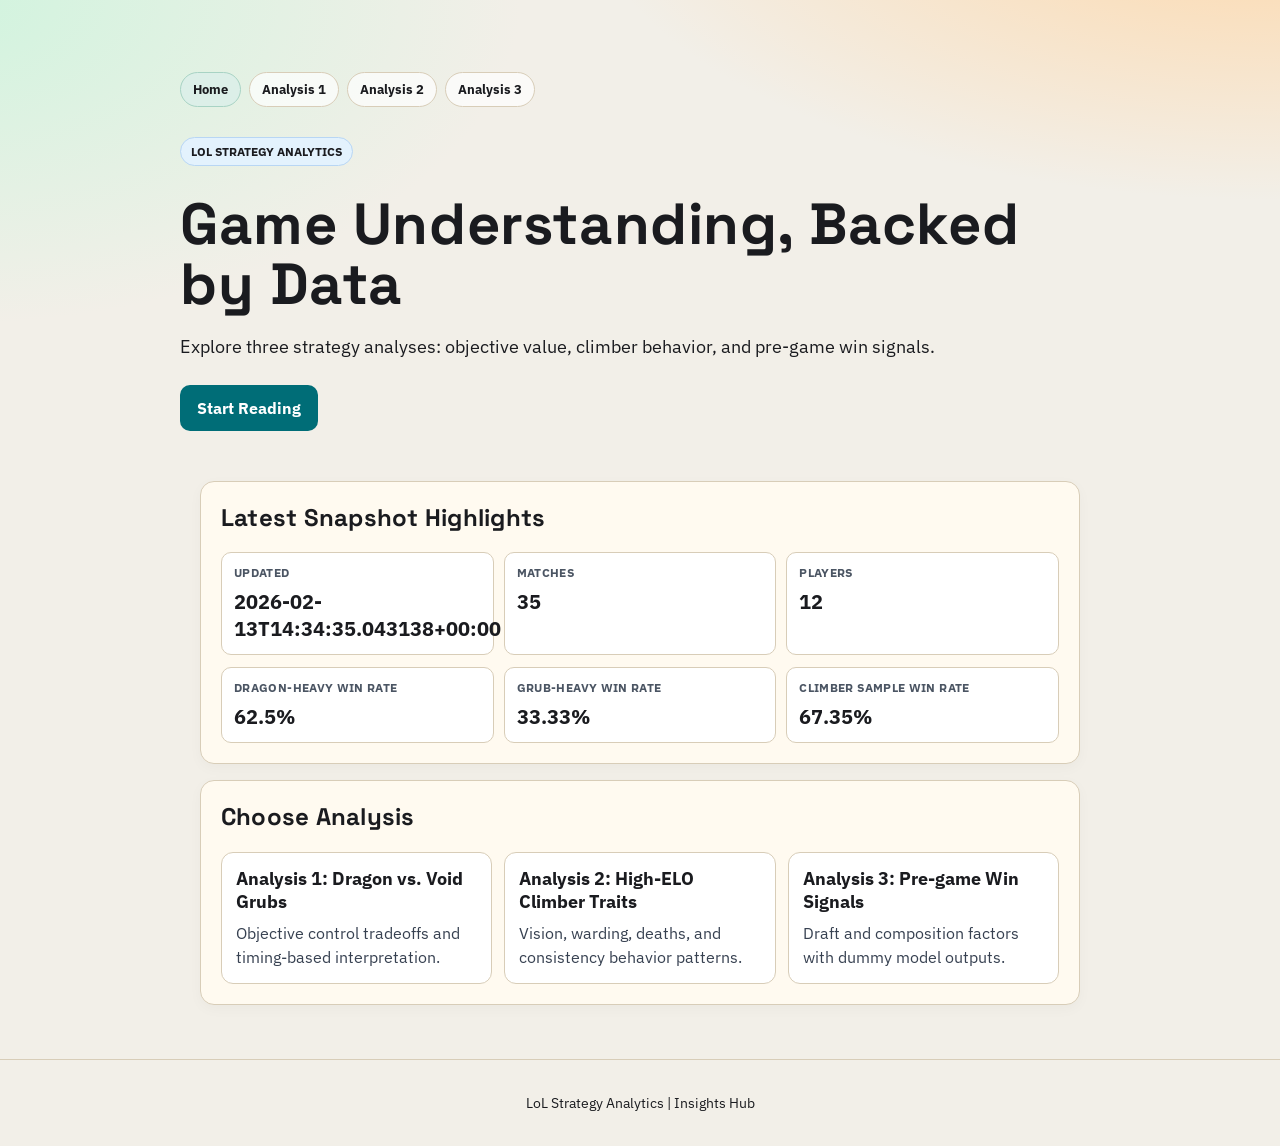
<file: docs/index.html>
<!doctype html>
<html lang="en">
<head>
  <meta charset="utf-8">
  <meta name="viewport" content="width=device-width, initial-scale=1">
  <title>LoL Strategy Analytics | Insights Hub</title>
  <meta name="description" content="LoL strategy insights hub with detailed analysis pages.">
  <link rel="preconnect" href="https://fonts.googleapis.com">
  <link rel="preconnect" href="https://fonts.gstatic.com" crossorigin>
  <link href="https://fonts.googleapis.com/css2?family=Space+Grotesk:wght@400;600;700&family=IBM+Plex+Sans:wght@400;500;700&display=swap" rel="stylesheet">
  <link rel="stylesheet" href="./styles.css">
</head>
<body data-page="home">
  <header class="hero">
    <div class="hero__inner">
      <nav class="site-nav">
        <a class="site-nav__item site-nav__item--active" href="./index.html">Home</a>
        <a class="site-nav__item" href="./analysis1.html">Analysis 1</a>
        <a class="site-nav__item" href="./analysis2.html">Analysis 2</a>
        <a class="site-nav__item" href="./analysis3.html">Analysis 3</a>
      </nav>
      <p class="eyebrow">LoL Strategy Analytics</p>
      <h1>Game Understanding, Backed by Data</h1>
      <p class="lead">
        Explore three strategy analyses: objective value, climber behavior, and pre-game win signals.
      </p>
      <div class="hero__actions">
        <a class="button button--primary" href="#analyses">Start Reading</a>
      </div>
    </div>
  </header>

  <main class="layout" id="analyses">
    <section class="card">
      <h2>Latest Snapshot Highlights</h2>
      <div id="snapshot-meta" class="metric-grid"></div>
      <div id="snapshot-home-kpis" class="metric-grid"></div>
    </section>

    <section class="card">
      <h2>Choose Analysis</h2>
      <div class="analysis-links">
        <a class="analysis-link" href="./analysis1.html">
          <h3>Analysis 1: Dragon vs. Void Grubs</h3>
          <p>Objective control tradeoffs and timing-based interpretation.</p>
        </a>
        <a class="analysis-link" href="./analysis2.html">
          <h3>Analysis 2: High-ELO Climber Traits</h3>
          <p>Vision, warding, deaths, and consistency behavior patterns.</p>
        </a>
        <a class="analysis-link" href="./analysis3.html">
          <h3>Analysis 3: Pre-game Win Signals</h3>
          <p>Draft and composition factors with dummy model outputs.</p>
        </a>
      </div>
    </section>
  </main>

  <footer class="footer">
    <p>LoL Strategy Analytics | Insights Hub</p>
  </footer>

  <script src="./app.js"></script>
</body>
</html>
</file>
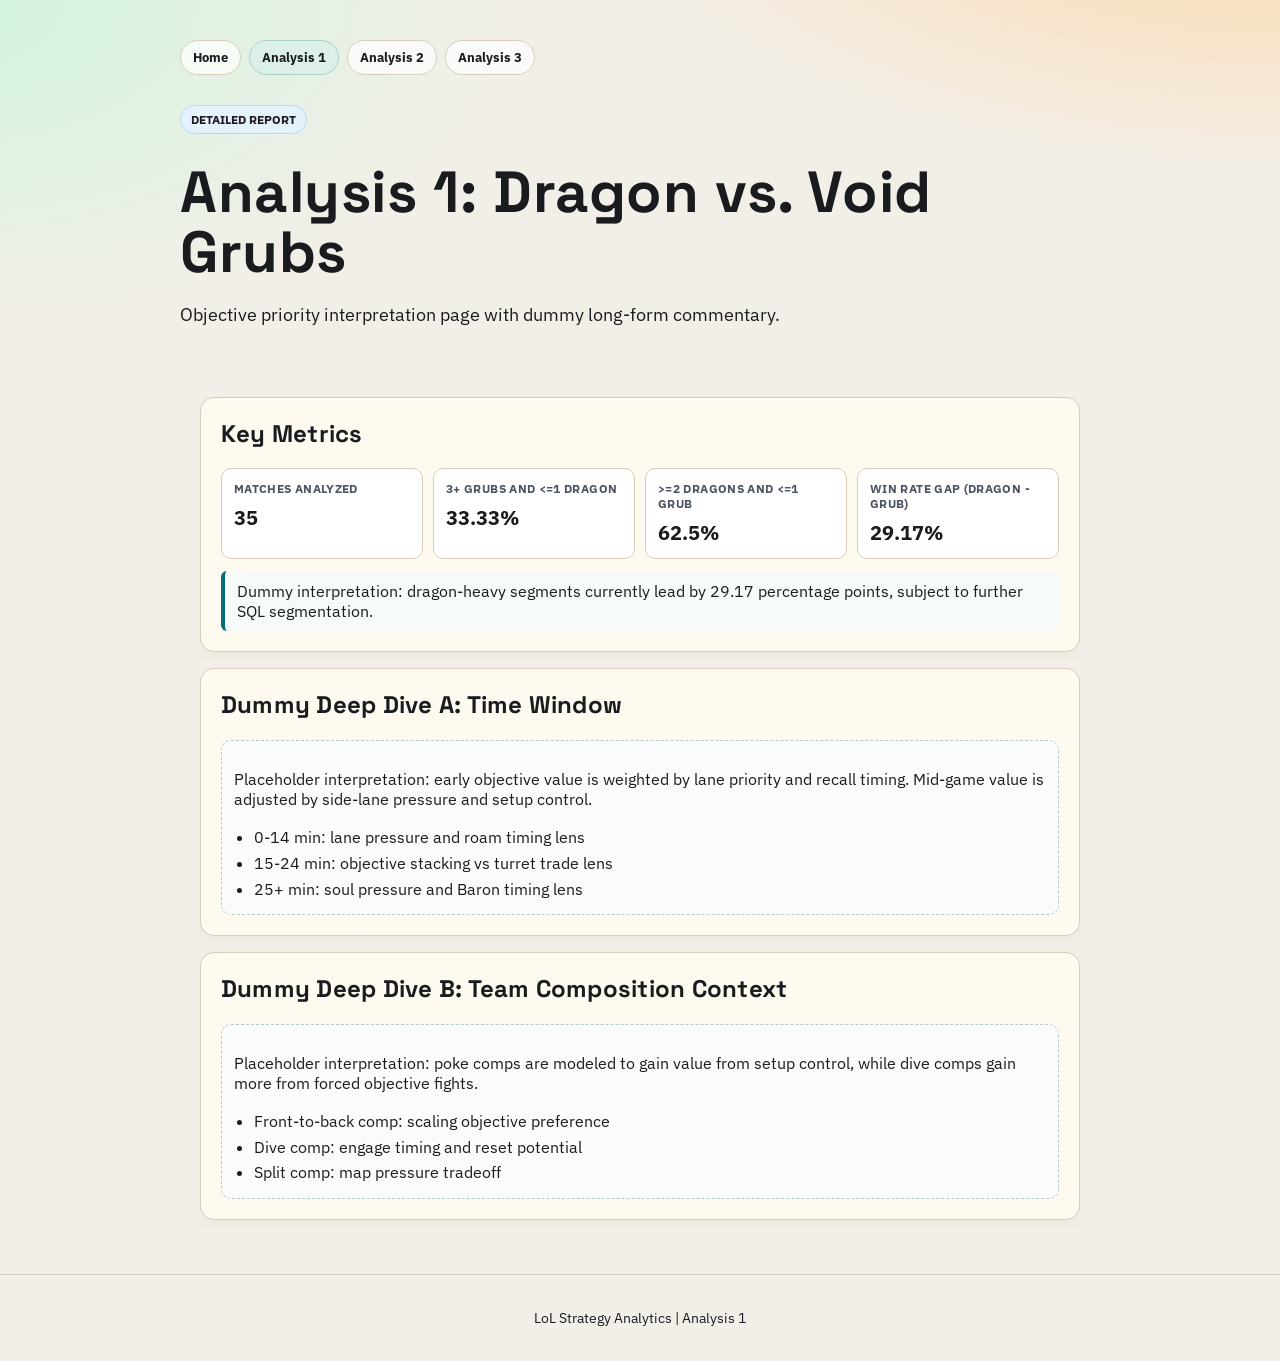
<file: docs/analysis1.html>
<!doctype html>
<html lang="en">
<head>
  <meta charset="utf-8">
  <meta name="viewport" content="width=device-width, initial-scale=1">
  <title>Analysis 1 | Dragon vs. Void Grubs</title>
  <meta name="description" content="Detailed dummy breakdown of Dragon vs Void Grubs analysis.">
  <link rel="preconnect" href="https://fonts.googleapis.com">
  <link rel="preconnect" href="https://fonts.gstatic.com" crossorigin>
  <link href="https://fonts.googleapis.com/css2?family=Space+Grotesk:wght@400;600;700&family=IBM+Plex+Sans:wght@400;500;700&display=swap" rel="stylesheet">
  <link rel="stylesheet" href="./styles.css">
</head>
<body data-page="analysis1">
  <header class="hero hero--compact">
    <div class="hero__inner">
      <nav class="site-nav">
        <a class="site-nav__item" href="./index.html">Home</a>
        <a class="site-nav__item site-nav__item--active" href="./analysis1.html">Analysis 1</a>
        <a class="site-nav__item" href="./analysis2.html">Analysis 2</a>
        <a class="site-nav__item" href="./analysis3.html">Analysis 3</a>
      </nav>
      <p class="eyebrow">Detailed Report</p>
      <h1>Analysis 1: Dragon vs. Void Grubs</h1>
      <p class="lead">Objective priority interpretation page with dummy long-form commentary.</p>
    </div>
  </header>

  <main class="layout">
    <section class="card">
      <h2>Key Metrics</h2>
      <div id="snapshot-objective" class="metric-grid"></div>
      <p id="objective-summary" class="insight"></p>
    </section>

    <section class="card">
      <h2>Dummy Deep Dive A: Time Window</h2>
      <div class="analysis-block">
        <p>Placeholder interpretation: early objective value is weighted by lane priority and recall timing. Mid-game value is adjusted by side-lane pressure and setup control.</p>
        <ul>
          <li>0-14 min: lane pressure and roam timing lens</li>
          <li>15-24 min: objective stacking vs turret trade lens</li>
          <li>25+ min: soul pressure and Baron timing lens</li>
        </ul>
      </div>
    </section>

    <section class="card">
      <h2>Dummy Deep Dive B: Team Composition Context</h2>
      <div class="analysis-block">
        <p>Placeholder interpretation: poke comps are modeled to gain value from setup control, while dive comps gain more from forced objective fights.</p>
        <ul>
          <li>Front-to-back comp: scaling objective preference</li>
          <li>Dive comp: engage timing and reset potential</li>
          <li>Split comp: map pressure tradeoff</li>
        </ul>
      </div>
    </section>
  </main>

  <footer class="footer">
    <p>LoL Strategy Analytics | Analysis 1</p>
  </footer>

  <script src="./app.js"></script>
</body>
</html>
</file>
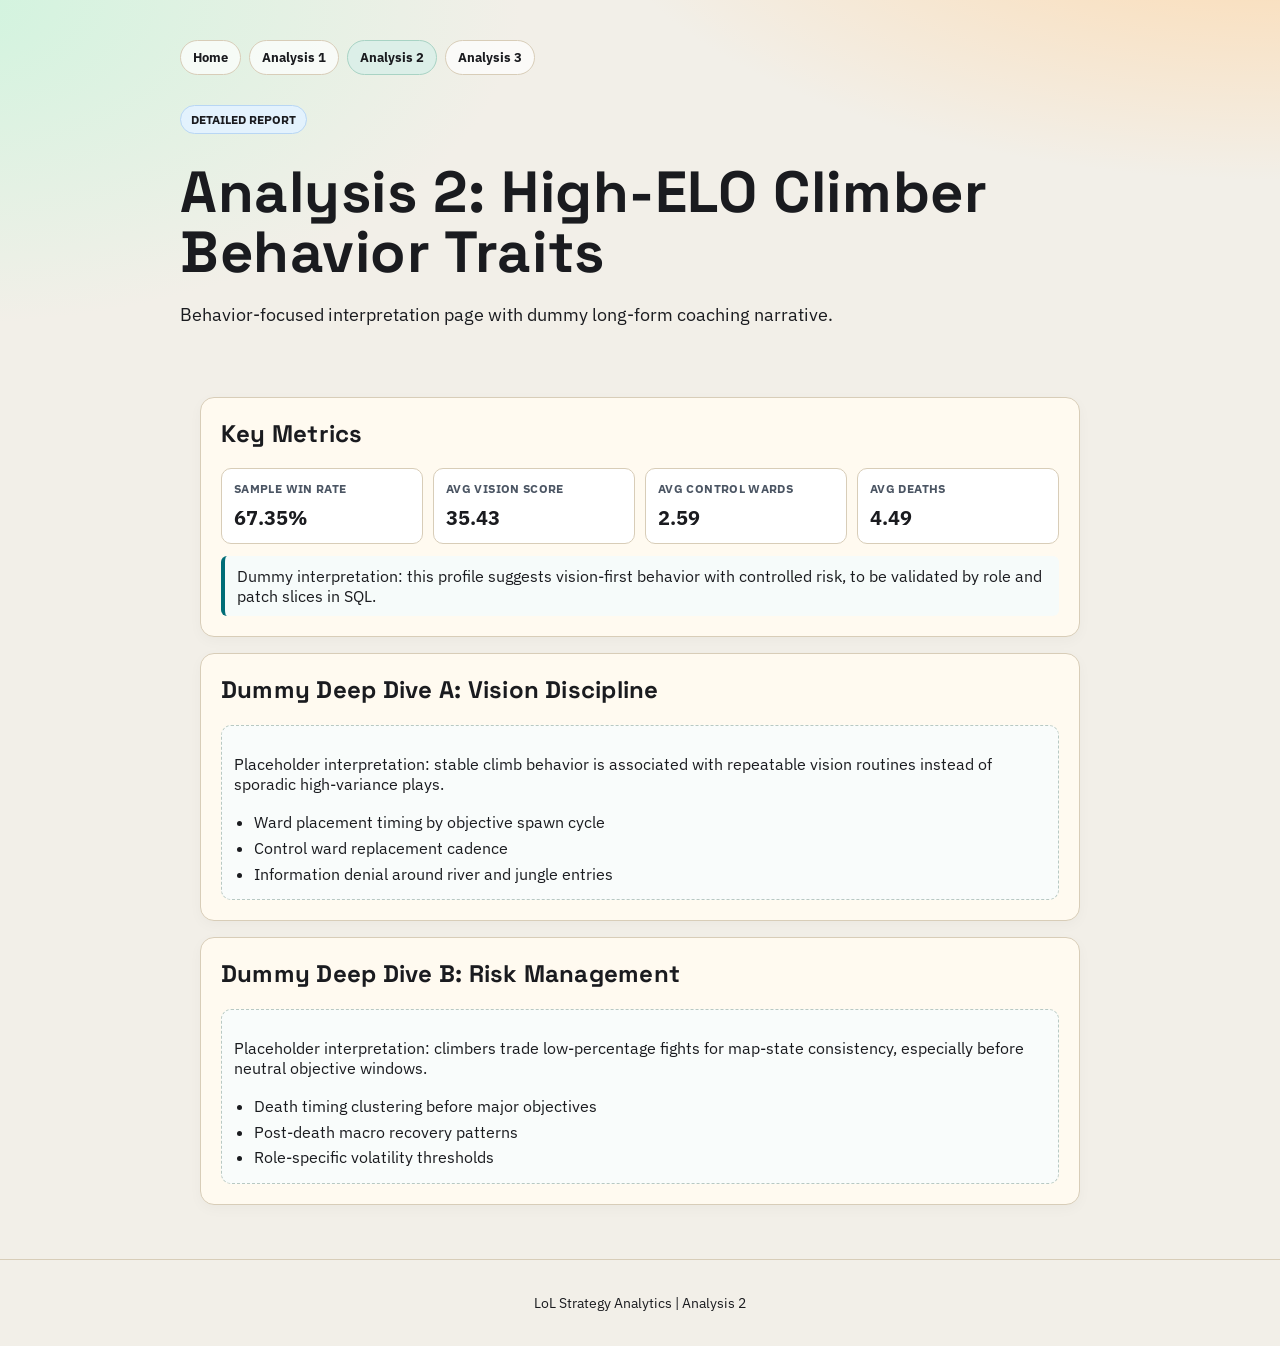
<file: docs/analysis2.html>
<!doctype html>
<html lang="en">
<head>
  <meta charset="utf-8">
  <meta name="viewport" content="width=device-width, initial-scale=1">
  <title>Analysis 2 | High-ELO Climber Traits</title>
  <meta name="description" content="Detailed dummy breakdown of high-ELO climber behavior traits.">
  <link rel="preconnect" href="https://fonts.googleapis.com">
  <link rel="preconnect" href="https://fonts.gstatic.com" crossorigin>
  <link href="https://fonts.googleapis.com/css2?family=Space+Grotesk:wght@400;600;700&family=IBM+Plex+Sans:wght@400;500;700&display=swap" rel="stylesheet">
  <link rel="stylesheet" href="./styles.css">
</head>
<body data-page="analysis2">
  <header class="hero hero--compact">
    <div class="hero__inner">
      <nav class="site-nav">
        <a class="site-nav__item" href="./index.html">Home</a>
        <a class="site-nav__item" href="./analysis1.html">Analysis 1</a>
        <a class="site-nav__item site-nav__item--active" href="./analysis2.html">Analysis 2</a>
        <a class="site-nav__item" href="./analysis3.html">Analysis 3</a>
      </nav>
      <p class="eyebrow">Detailed Report</p>
      <h1>Analysis 2: High-ELO Climber Behavior Traits</h1>
      <p class="lead">Behavior-focused interpretation page with dummy long-form coaching narrative.</p>
    </div>
  </header>

  <main class="layout">
    <section class="card">
      <h2>Key Metrics</h2>
      <div id="snapshot-climber" class="metric-grid"></div>
      <p id="climber-summary" class="insight"></p>
    </section>

    <section class="card">
      <h2>Dummy Deep Dive A: Vision Discipline</h2>
      <div class="analysis-block">
        <p>Placeholder interpretation: stable climb behavior is associated with repeatable vision routines instead of sporadic high-variance plays.</p>
        <ul>
          <li>Ward placement timing by objective spawn cycle</li>
          <li>Control ward replacement cadence</li>
          <li>Information denial around river and jungle entries</li>
        </ul>
      </div>
    </section>

    <section class="card">
      <h2>Dummy Deep Dive B: Risk Management</h2>
      <div class="analysis-block">
        <p>Placeholder interpretation: climbers trade low-percentage fights for map-state consistency, especially before neutral objective windows.</p>
        <ul>
          <li>Death timing clustering before major objectives</li>
          <li>Post-death macro recovery patterns</li>
          <li>Role-specific volatility thresholds</li>
        </ul>
      </div>
    </section>
  </main>

  <footer class="footer">
    <p>LoL Strategy Analytics | Analysis 2</p>
  </footer>

  <script src="./app.js"></script>
</body>
</html>
</file>
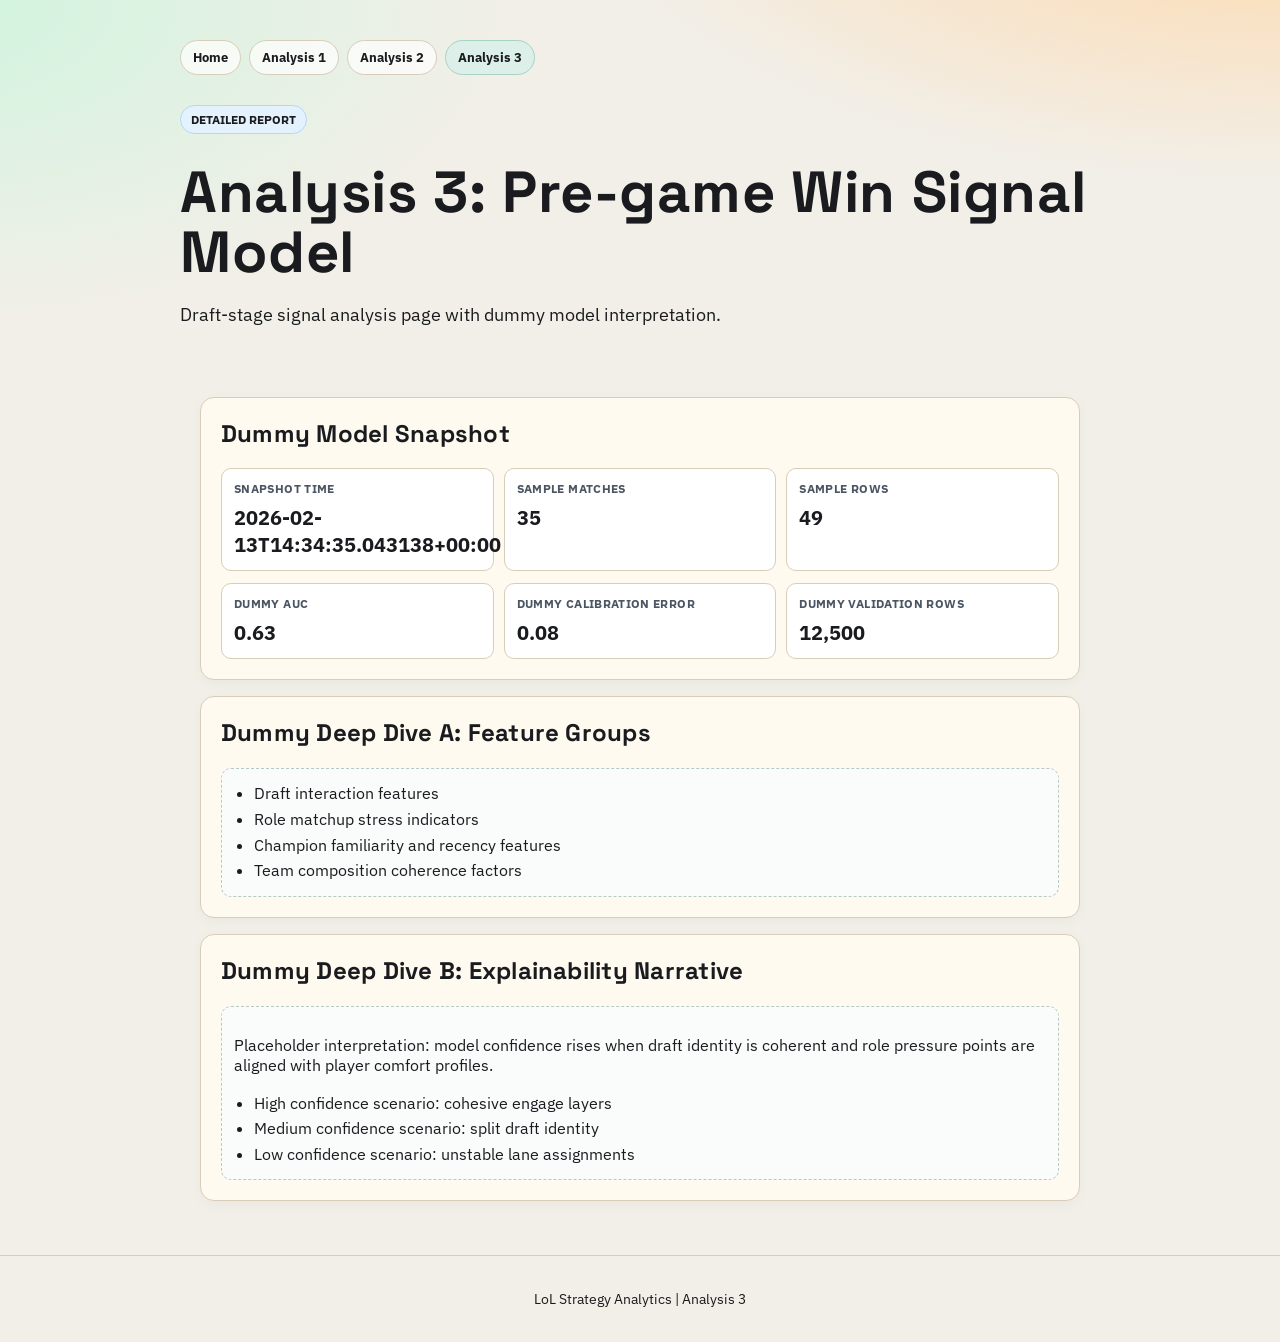
<file: docs/analysis3.html>
<!doctype html>
<html lang="en">
<head>
  <meta charset="utf-8">
  <meta name="viewport" content="width=device-width, initial-scale=1">
  <title>Analysis 3 | Pre-game Win Signals</title>
  <meta name="description" content="Detailed dummy breakdown of pre-game win signal modeling.">
  <link rel="preconnect" href="https://fonts.googleapis.com">
  <link rel="preconnect" href="https://fonts.gstatic.com" crossorigin>
  <link href="https://fonts.googleapis.com/css2?family=Space+Grotesk:wght@400;600;700&family=IBM+Plex+Sans:wght@400;500;700&display=swap" rel="stylesheet">
  <link rel="stylesheet" href="./styles.css">
</head>
<body data-page="analysis3">
  <header class="hero hero--compact">
    <div class="hero__inner">
      <nav class="site-nav">
        <a class="site-nav__item" href="./index.html">Home</a>
        <a class="site-nav__item" href="./analysis1.html">Analysis 1</a>
        <a class="site-nav__item" href="./analysis2.html">Analysis 2</a>
        <a class="site-nav__item site-nav__item--active" href="./analysis3.html">Analysis 3</a>
      </nav>
      <p class="eyebrow">Detailed Report</p>
      <h1>Analysis 3: Pre-game Win Signal Model</h1>
      <p class="lead">Draft-stage signal analysis page with dummy model interpretation.</p>
    </div>
  </header>

  <main class="layout">
    <section class="card">
      <h2>Dummy Model Snapshot</h2>
      <div id="snapshot-meta" class="metric-grid"></div>
      <div class="metric-grid">
        <article class="metric">
          <h3>Dummy AUC</h3>
          <p>0.63</p>
        </article>
        <article class="metric">
          <h3>Dummy Calibration Error</h3>
          <p>0.08</p>
        </article>
        <article class="metric">
          <h3>Dummy Validation Rows</h3>
          <p>12,500</p>
        </article>
      </div>
    </section>

    <section class="card">
      <h2>Dummy Deep Dive A: Feature Groups</h2>
      <div class="analysis-block">
        <ul>
          <li>Draft interaction features</li>
          <li>Role matchup stress indicators</li>
          <li>Champion familiarity and recency features</li>
          <li>Team composition coherence factors</li>
        </ul>
      </div>
    </section>

    <section class="card">
      <h2>Dummy Deep Dive B: Explainability Narrative</h2>
      <div class="analysis-block">
        <p>Placeholder interpretation: model confidence rises when draft identity is coherent and role pressure points are aligned with player comfort profiles.</p>
        <ul>
          <li>High confidence scenario: cohesive engage layers</li>
          <li>Medium confidence scenario: split draft identity</li>
          <li>Low confidence scenario: unstable lane assignments</li>
        </ul>
      </div>
    </section>
  </main>

  <footer class="footer">
    <p>LoL Strategy Analytics | Analysis 3</p>
  </footer>

  <script src="./app.js"></script>
</body>
</html>
</file>
<file: docs/styles.css>
:root {
  --bg: #f2efe8;
  --ink: #1a1b1f;
  --panel: #fffaf0;
  --line: #d8cdb8;
  --accent: #006d77;
  --accent-2: #d1495b;
}

* {
  box-sizing: border-box;
}

body {
  margin: 0;
  font-family: "IBM Plex Sans", sans-serif;
  color: var(--ink);
  background:
    radial-gradient(1000px 450px at 100% -10%, #ffd6a5 0%, transparent 70%),
    radial-gradient(900px 500px at -5% 0%, #d0f4de 0%, transparent 65%),
    var(--bg);
}

h1, h2 {
  font-family: "Space Grotesk", sans-serif;
  letter-spacing: 0.01em;
  margin-top: 0;
}

.hero {
  padding: 72px 20px 40px;
}

.hero--compact {
  padding-top: 40px;
}

.hero__inner {
  max-width: 920px;
  margin: 0 auto;
}

.site-nav {
  display: flex;
  gap: 8px;
  flex-wrap: wrap;
  margin-bottom: 18px;
}

.site-nav__item {
  padding: 8px 12px;
  border: 1px solid var(--line);
  border-radius: 999px;
  text-decoration: none;
  color: var(--ink);
  font-size: 13px;
  font-weight: 700;
  background: rgba(255, 255, 255, 0.7);
}

.site-nav__item--active {
  background: #dcefe8;
  border-color: #a8d3c4;
}

.top-nav {
  display: flex;
  gap: 8px;
  margin-bottom: 18px;
}

.top-nav__item {
  padding: 8px 12px;
  border: 1px solid var(--line);
  border-radius: 999px;
  text-decoration: none;
  color: var(--ink);
  font-size: 13px;
  font-weight: 700;
  background: rgba(255, 255, 255, 0.65);
}

.top-nav__item--active {
  background: #dcefe8;
  border-color: #a8d3c4;
}

.eyebrow {
  display: inline-block;
  padding: 6px 10px;
  background: #e3f2fd;
  border: 1px solid #b8d6f4;
  border-radius: 999px;
  font-size: 12px;
  font-weight: 700;
  text-transform: uppercase;
}

h1 {
  margin: 16px 0 14px;
  font-size: clamp(30px, 6vw, 58px);
  line-height: 1.04;
}

.lead {
  max-width: 760px;
  font-size: 18px;
  line-height: 1.55;
}

.hero__actions {
  margin-top: 24px;
  display: flex;
  gap: 10px;
  flex-wrap: wrap;
}

.button {
  display: inline-block;
  padding: 12px 16px;
  border-radius: 10px;
  text-decoration: none;
  font-weight: 700;
  border: 1px solid transparent;
}

.button--primary {
  color: #fff;
  background: var(--accent);
}

.button--ghost {
  color: var(--ink);
  border-color: var(--line);
  background: rgba(255, 255, 255, 0.6);
}

.layout {
  max-width: 920px;
  margin: 0 auto;
  padding: 10px 20px 54px;
  display: grid;
  gap: 16px;
}

.card {
  background: var(--panel);
  border: 1px solid var(--line);
  border-radius: 14px;
  padding: 20px;
  box-shadow: 0 4px 14px rgba(0, 0, 0, 0.03);
}

ul, ol {
  margin: 0;
  padding-left: 20px;
  line-height: 1.6;
}

pre {
  margin: 0;
  background: #121417;
  color: #edf2f7;
  border-radius: 10px;
  padding: 14px;
  overflow-x: auto;
}

.note {
  margin-top: 12px;
  color: #374151;
}

.metric-grid {
  margin-top: 12px;
  display: grid;
  grid-template-columns: repeat(auto-fit, minmax(170px, 1fr));
  gap: 10px;
}

.metric {
  margin: 0;
  padding: 12px;
  border: 1px solid var(--line);
  border-radius: 10px;
  background: #fff;
}

.metric h3 {
  margin: 0;
  font-size: 12px;
  font-weight: 700;
  color: #4b5563;
  text-transform: uppercase;
  letter-spacing: 0.03em;
}

.metric p {
  margin: 8px 0 0;
  font-size: 20px;
  font-weight: 700;
}

.insight {
  margin: 12px 0 0;
  padding: 10px 12px;
  border-left: 4px solid var(--accent);
  background: #f6fbfa;
  border-radius: 6px;
}

.analysis-block {
  margin-top: 14px;
  padding: 12px;
  border: 1px dashed #b8c9c3;
  background: #f9fcfb;
  border-radius: 10px;
}

.analysis-block h3 {
  margin: 0 0 10px;
  font-size: 14px;
}

.analysis-links {
  display: grid;
  grid-template-columns: repeat(auto-fit, minmax(230px, 1fr));
  gap: 12px;
}

.analysis-link {
  display: block;
  text-decoration: none;
  border: 1px solid var(--line);
  background: #fff;
  border-radius: 12px;
  padding: 14px;
  color: var(--ink);
}

.analysis-link h3 {
  margin: 0 0 8px;
  font-size: 18px;
}

.analysis-link p {
  margin: 0;
  color: #374151;
  line-height: 1.5;
}

.table-wrap {
  overflow-x: auto;
}

table {
  width: 100%;
  border-collapse: collapse;
}

th,
td {
  border-bottom: 1px solid var(--line);
  text-align: left;
  padding: 10px 8px;
  font-size: 14px;
}

th {
  font-size: 12px;
  letter-spacing: 0.04em;
  text-transform: uppercase;
  color: #4b5563;
}

.code-panel {
  margin: 0;
  background: #121417;
  color: #edf2f7;
  border-radius: 10px;
  padding: 14px;
  overflow-x: auto;
  max-height: 380px;
}

.footer {
  border-top: 1px solid var(--line);
  text-align: center;
  padding: 20px;
  font-size: 14px;
}

@media (max-width: 600px) {
  .hero {
    padding-top: 48px;
  }

  .lead {
    font-size: 16px;
  }
}
</file>
